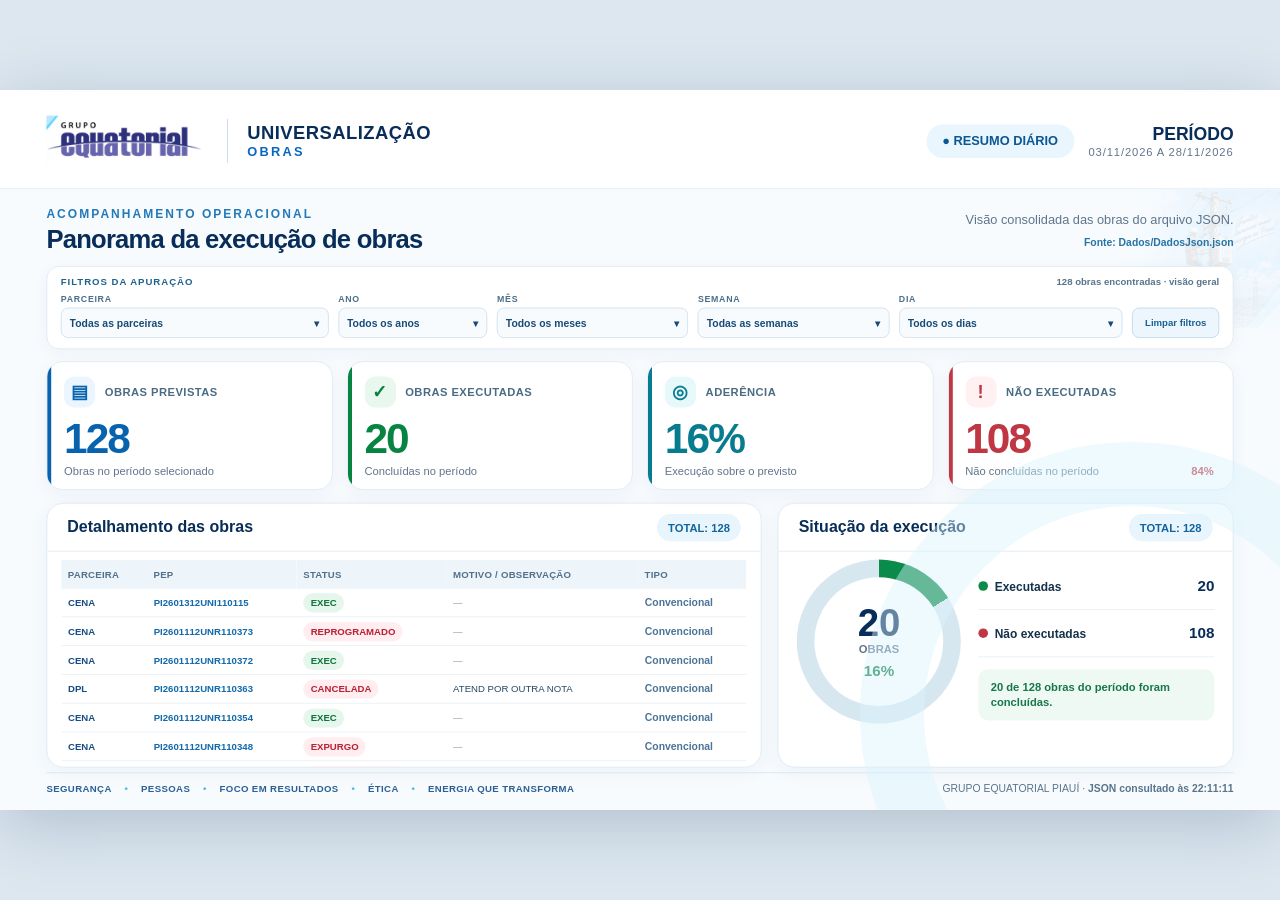
<file: index.html>
<!DOCTYPE html>
<html lang="pt-BR"><head><meta charset="UTF-8"><meta name="viewport" content="width=device-width, initial-scale=1.0"><title>Resumo Diário | Universalização de Obras</title>
<link rel="stylesheet" href="./css/style.css"></head><body><main id="slide"><header class="header"><div class="identity"><img class="logo" src="[data-uri]" alt="Grupo Equatorial"><div class="separator"></div><div><div class="brandname">UNIVERSALIZAÇÃO</div><div class="brandsub">OBRAS</div></div></div><div class="header-right"><div class="pill">● RESUMO DIÁRIO</div><div class="datebox"><strong id="date">30/10/2026</strong><span id="weekday">SEXTA-FEIRA</span></div></div></header><div class="corner-art"></div>
<section class="content"><div class="intro"><div><div class="eyebrow">Acompanhamento operacional</div><h1>Panorama da execução de obras</h1></div><div class="note">Visão consolidada das obras do arquivo JSON. <span id="data-status" role="status" aria-live="polite">Carregando dados...</span></div></div><section class="filterbar" aria-label="Filtros de apuração">
<div class="filterbar-head"><span class="filter-title">FILTROS DA APURAÇÃO</span><span class="filter-result" id="filter-result">Todos os registros</span></div>
<div class="filter-controls">
<div class="filter-field"><span class="filter-label">PARCEIRA</span><div class="multi-filter" id="mf-parceira"><button type="button" id="f-parceira" class="multi-trigger" aria-haspopup="true" aria-expanded="false" aria-controls="options-parceira" aria-label="Filtrar por parceira: seleção múltipla"><span class="multi-text">Todos</span><span class="multi-chevron" aria-hidden="true">▾</span></button><div class="multi-menu" id="options-parceira" hidden><div class="multi-menu-head"><strong>Selecionar parceira</strong><button type="button" class="multi-clear" data-key="parceira">Limpar</button></div><div class="multi-items" role="group" aria-label="Opções de parceira"></div></div></div></div>
<div class="filter-field"><span class="filter-label">ANO</span><div class="multi-filter" id="mf-ano"><button type="button" id="f-ano" class="multi-trigger" aria-haspopup="true" aria-expanded="false" aria-controls="options-ano" aria-label="Filtrar por ano: seleção múltipla"><span class="multi-text">Todos</span><span class="multi-chevron" aria-hidden="true">▾</span></button><div class="multi-menu" id="options-ano" hidden><div class="multi-menu-head"><strong>Selecionar ano</strong><button type="button" class="multi-clear" data-key="ano">Limpar</button></div><div class="multi-items" role="group" aria-label="Opções de ano"></div></div></div></div>
<div class="filter-field"><span class="filter-label">MÊS</span><div class="multi-filter" id="mf-mes"><button type="button" id="f-mes" class="multi-trigger" aria-haspopup="true" aria-expanded="false" aria-controls="options-mes" aria-label="Filtrar por mês: seleção múltipla"><span class="multi-text">Todos</span><span class="multi-chevron" aria-hidden="true">▾</span></button><div class="multi-menu" id="options-mes" hidden><div class="multi-menu-head"><strong>Selecionar mês</strong><button type="button" class="multi-clear" data-key="mes">Limpar</button></div><div class="multi-items" role="group" aria-label="Opções de mês"></div></div></div></div>
<div class="filter-field"><span class="filter-label">SEMANA</span><div class="multi-filter" id="mf-semana"><button type="button" id="f-semana" class="multi-trigger" aria-haspopup="true" aria-expanded="false" aria-controls="options-semana" aria-label="Filtrar por semana: seleção múltipla"><span class="multi-text">Todos</span><span class="multi-chevron" aria-hidden="true">▾</span></button><div class="multi-menu" id="options-semana" hidden><div class="multi-menu-head"><strong>Selecionar semana</strong><button type="button" class="multi-clear" data-key="semana">Limpar</button></div><div class="multi-items" role="group" aria-label="Opções de semana"></div></div></div></div>
<div class="filter-field"><span class="filter-label">DIA</span><div class="multi-filter" id="mf-dia"><button type="button" id="f-dia" class="multi-trigger" aria-haspopup="true" aria-expanded="false" aria-controls="options-dia" aria-label="Filtrar por dia: seleção múltipla"><span class="multi-text">Todos</span><span class="multi-chevron" aria-hidden="true">▾</span></button><div class="multi-menu" id="options-dia" hidden><div class="multi-menu-head"><strong>Selecionar dia</strong><button type="button" class="multi-clear" data-key="dia">Limpar</button></div><div class="multi-items" role="group" aria-label="Opções de dia"></div></div></div></div>
<button type="button" id="clear-filters" class="filter-reset">Limpar filtros</button>
</div></section><section class="kpis"><article class="kpi" style="--accent:#0863af;--iconbg:#eaf5ff"><div class="kpi-heading"><span class="kpi-icon">▤</span>Obras previstas</div><div class="kpi-num" id="previstas">03</div><div class="kpi-hint">Obras no período selecionado</div></article><article class="kpi" style="--accent:#078441;--iconbg:#e9f8ee"><div class="kpi-heading"><span class="kpi-icon">✓</span>Obras executadas</div><div class="kpi-num" id="executadas">03</div><div class="kpi-hint">Concluídas no período</div></article><article class="kpi" style="--accent:#087c8f;--iconbg:#e7f8fa"><div class="kpi-heading"><span class="kpi-icon">◎</span>Aderência</div><div class="kpi-num" id="aderencia">100%</div><div class="kpi-hint">Execução sobre o previsto</div></article><article class="kpi" style="--accent:#c03744;--iconbg:#fff0f1"><div class="kpi-heading"><span class="kpi-icon">!</span>Não executadas</div><div class="kpi-num" id="naoexecutadas">00</div><div class="kpi-hint">Não concluídas no período</div><div class="detail" id="pctpendentes">0%</div></article></section>
<div class="lower"><article class="panel"><div class="panel-head"><span class="panel-title">Detalhamento das obras</span><span class="total-badge" id="total-table">TOTAL: 03</span></div><div class="table-wrap"><table><thead><tr><th>Parceira</th><th>PEP</th><th>Status</th><th>Motivo / observação</th><th>Tipo</th></tr></thead><tbody id="rows"></tbody></table></div></article><article class="panel"><div class="panel-head"><span class="panel-title">Situação da execução</span><span class="total-badge" id="total-chart">TOTAL: 03</span></div><div class="execution"><div class="donut" id="donut" style="--pct:100%"><div class="donut-in"><div class="big" id="donut-count">03</div><div class="small">OBRAS</div><div class="percent" id="donut-percent">100%</div></div></div><div class="legend"><div class="legendline"><span><i class="dot" style="background:#0b8b4a"></i>Executadas</span><strong id="l-exec">03</strong></div><div class="legendline"><span><i class="dot" style="background:#c03744"></i>Não executadas</span><strong id="l-pend">00</strong></div><div class="summary" id="summary">Todas as obras previstas foram concluídas.</div></div></div></article></div></section>
<footer class="footer"><div class="values"><span class="value">SEGURANÇA</span><span class="value">PESSOAS</span><span class="value">FOCO EM RESULTADOS</span><span class="value">ÉTICA</span><span class="value">ENERGIA QUE TRANSFORMA</span></div><div class="footright">GRUPO EQUATORIAL PIAUÍ · <span id="last-check">Aguardando JSON</span></div></footer></main>
<script src="./js/script.js" defer></script></body></html>
</file>
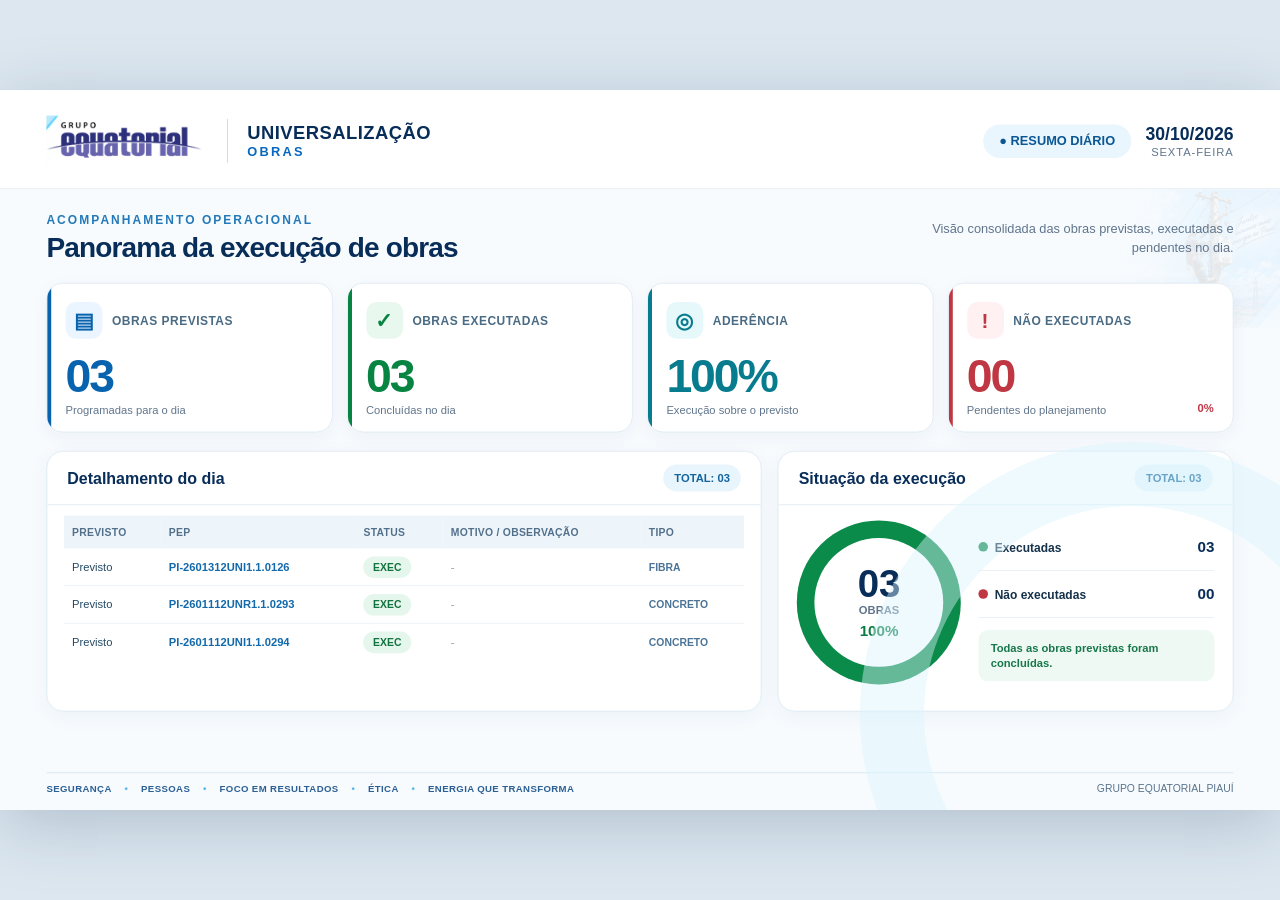
<file: resumo_diario_universalizacao_v2.html>
<!DOCTYPE html>
<html lang="pt-BR"><head><meta charset="UTF-8"><meta name="viewport" content="width=device-width, initial-scale=1.0"><title>Resumo Diário | Universalização de Obras</title>
<style>
:root{--navy:#082d59;--blue:#0867be;--light:#eff7ff;--cyan:#34c6f4;--green:#087c41;--red:#ba2033;--ink:#15314a;--muted:#60758c;--stroke:#dce9f2}
*{box-sizing:border-box}body{margin:0;background:#dce7f0;font-family:Inter,'Segoe UI',Arial,sans-serif;color:var(--ink);overflow:hidden}
#slide{width:1600px;height:900px;position:absolute;top:0;left:0;overflow:hidden;background:#f7fbfe;box-shadow:0 18px 80px #102d4b35;transform-origin:top left}
#slide:before{content:"";position:absolute;inset:0 0 auto;height:10px;background:linear-gradient(90deg,#002b61,#078be0 55%,#45c7f0)}
#slide:after{content:"";position:absolute;right:-155px;bottom:-220px;width:520px;height:520px;border-radius:50%;border:80px solid #d9f3fd70;pointer-events:none}
.header{position:relative;display:flex;align-items:center;justify-content:space-between;padding:24px 58px 20px;height:124px;background:#fff;border-bottom:1px solid var(--stroke)}
.identity{display:flex;align-items:center;gap:24px}.logo{width:202px;height:65px;object-fit:contain;object-position:left center}.separator{height:55px;width:1px;background:#bed8ed}.brandname{font-size:23px;font-weight:800;color:var(--navy);letter-spacing:.025em}.brandsub{font-size:16px;font-weight:700;color:var(--blue);letter-spacing:.18em;margin-top:2px}
.header-right{display:flex;gap:18px;align-items:center}.pill{background:#e9f6fe;color:#0b5793;padding:12px 20px;border-radius:30px;font-size:16px;font-weight:750}.datebox{text-align:right}.datebox strong{display:block;font-size:22px;color:var(--navy)}.datebox span{font-size:14px;color:var(--muted);text-transform:uppercase;letter-spacing:.08em}
.content{position:relative;padding:30px 58px 0}.intro{display:flex;justify-content:space-between;align-items:center;margin-bottom:24px}.eyebrow{font-size:15px;font-weight:800;letter-spacing:.17em;color:#2379b9;text-transform:uppercase}.intro h1{font-size:35px;letter-spacing:-.03em;color:var(--navy);margin:6px 0 0}.note{font-size:16px;color:var(--muted);max-width:440px;text-align:right;line-height:1.5}
.kpis{display:grid;grid-template-columns:repeat(4,1fr);gap:18px}.kpi{position:relative;background:#fff;border:1px solid var(--stroke);border-radius:20px;min-height:170px;padding:23px 23px 19px;box-shadow:0 6px 22px #0b37620b;overflow:hidden}.kpi:before{content:"";position:absolute;left:0;top:0;bottom:0;width:5px;background:var(--accent)}.kpi-heading{display:flex;align-items:center;gap:12px;color:#496b84;font-size:15px;font-weight:800;letter-spacing:.04em;text-transform:uppercase}.kpi-icon{display:grid;place-items:center;width:46px;height:46px;border-radius:13px;background:var(--iconbg);color:var(--accent);font-size:26px}.kpi-num{margin-top:17px;font-size:58px;font-weight:850;letter-spacing:-.045em;line-height:1;color:var(--accent)}.kpi-hint{font-size:14px;color:var(--muted);margin-top:6px}.kpi .detail{position:absolute;right:24px;bottom:22px;font-size:14px;font-weight:750;color:var(--accent)}
.lower{display:grid;grid-template-columns: 1.57fr 1fr;gap:20px;margin-top:23px}.panel{background:#fff;border:1px solid var(--stroke);border-radius:21px;overflow:hidden;box-shadow:0 6px 25px #0b37620c;height:326px}.panel-head{height:67px;display:flex;align-items:center;justify-content:space-between;border-bottom:1px solid var(--stroke);padding:0 25px}.panel-title{font-size:20px;font-weight:820;color:var(--navy)}.total-badge{color:#12649e;font-size:14px;font-weight:800;background:#e9f5fc;padding:9px 14px;border-radius:20px}.table-wrap{padding:13px 21px 20px}table{border-collapse:collapse;width:100%;font-size:15px}thead tr{background:#edf5fb;color:#53708b}th{text-align:left;padding:13px 10px;font-size:13px;text-transform:uppercase;letter-spacing:.025em}td{padding:15px 10px;border-bottom:1px solid #e8eff4;font-size:14px;color:#254964}tbody tr:last-child td{border-bottom:0} .pep{font-weight:750;color:#1269ab}.status{background:#e5f6ec;color:#11733d;font-size:13px;font-weight:800;padding:6px 12px;border-radius:15px;white-space:nowrap}.type{font-weight:750;color:#4b7496;font-size:13px}.empty{color:#91a1af}
.execution{display:flex;align-items:center;padding:19px 23px 16px;gap:22px}.donut{width:205px;height:205px;flex-shrink:0;display:grid;place-items:center;border-radius:50%;background:conic-gradient(#0b8b4a 0 var(--pct),#d7e7f0 var(--pct) 100%);position:relative}.donut:before{content:"";position:absolute;inset:22px;border-radius:50%;background:#fff}.donut-in{position:relative;text-align:center}.donut-in .big{font-size:48px;line-height:1;font-weight:850;color:var(--navy)}.donut-in .small{font-size:14px;color:var(--muted);font-weight:800}.donut-in .percent{font-size:19px;font-weight:850;color:var(--green);margin-top:8px}.legend{flex:1;min-width:0}.legendline{display:flex;justify-content:space-between;align-items:center;border-bottom:1px solid #e6eff6;padding:18px 0;font-size:15px;font-weight:750}.legendline:last-of-type{border-bottom:0}.dot{width:12px;height:12px;display:inline-block;border-radius:50%;margin-right:8px}.legendline strong{color:var(--navy);font-size:19px}.summary{margin-top:15px;border-radius:12px;background:#eef9f3;padding:13px 15px;color:#17774a;font-size:14px;font-weight:700;line-height:1.35}
.footer{position:absolute;left:58px;right:58px;bottom:19px;display:flex;align-items:center;justify-content:space-between;padding-top:12px;border-top:1px solid #d4e4ef;color:#58748c}.values{display:flex;align-items:center;gap:16px}.value{font-size:12px;font-weight:750;letter-spacing:.04em;color:#2c6094}.value:not(:last-child):after{content:'•';margin-left:16px;color:#54b7ea}.footright{font-size:13px}.corner-art{position:absolute;right:0;top:124px;height:174px;width:220px;opacity:.13;background-image:url('[data-uri]');background-size:cover;background-position:center 30%;mask-image:linear-gradient(90deg,transparent,black 55%);pointer-events:none}
@media print{@page{size:16in 9in;margin:0}body{background:#fff}#slide{transform:none!important;position:static;width:1600px;height:900px;box-shadow:none}}
</style></head><body><main id="slide"><header class="header"><div class="identity"><img class="logo" src="[data-uri]" alt="Grupo Equatorial"><div class="separator"></div><div><div class="brandname">UNIVERSALIZAÇÃO</div><div class="brandsub">OBRAS</div></div></div><div class="header-right"><div class="pill">● RESUMO DIÁRIO</div><div class="datebox"><strong id="date">30/10/2026</strong><span id="weekday">SEXTA-FEIRA</span></div></div></header><div class="corner-art"></div>
<section class="content"><div class="intro"><div><div class="eyebrow">Acompanhamento operacional</div><h1>Panorama da execução de obras</h1></div><div class="note">Visão consolidada das obras previstas, executadas e pendentes no dia.</div></div><section class="kpis"><article class="kpi" style="--accent:#0863af;--iconbg:#eaf5ff"><div class="kpi-heading"><span class="kpi-icon">▤</span>Obras previstas</div><div class="kpi-num" id="previstas">03</div><div class="kpi-hint">Programadas para o dia</div></article><article class="kpi" style="--accent:#078441;--iconbg:#e9f8ee"><div class="kpi-heading"><span class="kpi-icon">✓</span>Obras executadas</div><div class="kpi-num" id="executadas">03</div><div class="kpi-hint">Concluídas no dia</div></article><article class="kpi" style="--accent:#087c8f;--iconbg:#e7f8fa"><div class="kpi-heading"><span class="kpi-icon">◎</span>Aderência</div><div class="kpi-num" id="aderencia">100%</div><div class="kpi-hint">Execução sobre o previsto</div></article><article class="kpi" style="--accent:#c03744;--iconbg:#fff0f1"><div class="kpi-heading"><span class="kpi-icon">!</span>Não executadas</div><div class="kpi-num" id="naoexecutadas">00</div><div class="kpi-hint">Pendentes do planejamento</div><div class="detail" id="pctpendentes">0%</div></article></section>
<div class="lower"><article class="panel"><div class="panel-head"><span class="panel-title">Detalhamento do dia</span><span class="total-badge" id="total-table">TOTAL: 03</span></div><div class="table-wrap"><table><thead><tr><th>Previsto</th><th>PEP</th><th>Status</th><th>Motivo / observação</th><th>Tipo</th></tr></thead><tbody id="rows"></tbody></table></div></article><article class="panel"><div class="panel-head"><span class="panel-title">Situação da execução</span><span class="total-badge" id="total-chart">TOTAL: 03</span></div><div class="execution"><div class="donut" id="donut" style="--pct:100%"><div class="donut-in"><div class="big" id="donut-count">03</div><div class="small">OBRAS</div><div class="percent" id="donut-percent">100%</div></div></div><div class="legend"><div class="legendline"><span><i class="dot" style="background:#0b8b4a"></i>Executadas</span><strong id="l-exec">03</strong></div><div class="legendline"><span><i class="dot" style="background:#c03744"></i>Não executadas</span><strong id="l-pend">00</strong></div><div class="summary" id="summary">Todas as obras previstas foram concluídas.</div></div></div></article></div></section>
<footer class="footer"><div class="values"><span class="value">SEGURANÇA</span><span class="value">PESSOAS</span><span class="value">FOCO EM RESULTADOS</span><span class="value">ÉTICA</span><span class="value">ENERGIA QUE TRANSFORMA</span></div><div class="footright">GRUPO EQUATORIAL PIAUÍ</div></footer></main>
<script>
/* EDITE AQUI A DATA E AS OBRAS. O PAINEL SE ATUALIZA AUTOMATICAMENTE. */
const dados={data:'2026-10-30',obras:[
 {pep:'PI-2601312UNI1.1.0126',previsto:true,status:'EXEC',motivo:'-',tipo:'FIBRA'},
 {pep:'PI-2601112UNR1.1.0293',previsto:true,status:'EXEC',motivo:'-',tipo:'CONCRETO'},
 {pep:'PI-2601112UNI1.1.0294',previsto:true,status:'EXEC',motivo:'-',tipo:'CONCRETO'}
]};
const el=id=>document.getElementById(id),fmt=n=>String(n).padStart(2,'0');
const planned=dados.obras.filter(o=>o.previsto),total=planned.length,exec=planned.filter(o=>o.status.toUpperCase()==='EXEC').length,pending=total-exec,pct=total?Math.round(100*exec/total):0;
const date=new Date(dados.data+'T12:00:00');el('date').textContent=date.toLocaleDateString('pt-BR');el('weekday').textContent=date.toLocaleDateString('pt-BR',{weekday:'long'}).toUpperCase();
el('previstas').textContent=fmt(total);el('executadas').textContent=fmt(exec);el('naoexecutadas').textContent=fmt(pending);el('aderencia').textContent=pct+'%';el('pctpendentes').textContent=(total?Math.round(pending/total*100):0)+'%';
el('total-table').textContent='TOTAL: '+fmt(total);el('total-chart').textContent='TOTAL: '+fmt(total);el('donut-count').textContent=fmt(exec);el('donut-percent').textContent=pct+'%';el('donut').style.setProperty('--pct',pct+'%');el('l-exec').textContent=fmt(exec);el('l-pend').textContent=fmt(pending);el('summary').textContent=pending===0?'Todas as obras previstas foram concluídas.':`${exec} de ${total} obras previstas foram concluídas.`;
// Escapa os dados de entrada para exibição segura na tabela
const esc=s=>String(s??'').replace(/[&<>"']/g,c=>({'&':'&amp;','<':'&lt;','>':'&gt;','"':'&quot;',"'":'&#39;'}[c]));
el('rows').innerHTML=planned.map(o=>`<tr><td>Previsto</td><td class="pep">${esc(o.pep)}</td><td><span class="status" style="${o.status.toUpperCase()==='EXEC'?'':'background:#ffedf0;color:#ba2033'}">${esc(o.status)}</span></td><td class="empty">${esc(o.motivo)}</td><td class="type">${esc(o.tipo)}</td></tr>`).join('');
function resize(){let s=Math.min(innerWidth/1600,innerHeight/900);let node=el('slide');node.style.transform=`scale(${s})`;node.style.left=((innerWidth-1600*s)/2)+'px';node.style.top=((innerHeight-900*s)/2)+'px'}addEventListener('resize',resize);resize();
</script></body></html>
</file>
<file: css/style.css>
:root{--navy:#082d59;--blue:#0867be;--light:#eff7ff;--cyan:#34c6f4;--green:#087c41;--red:#ba2033;--ink:#15314a;--muted:#60758c;--stroke:#dce9f2}
*{box-sizing:border-box}body{margin:0;background:#dce7f0;font-family:Inter,'Segoe UI',Arial,sans-serif;color:var(--ink);overflow:hidden}
#slide{width:1600px;height:900px;position:absolute;top:0;left:0;overflow:hidden;background:#f7fbfe;box-shadow:0 18px 80px #102d4b35;transform-origin:top left}
#slide:before{content:"";position:absolute;inset:0 0 auto;height:10px;background:linear-gradient(90deg,#002b61,#078be0 55%,#45c7f0)}
#slide:after{content:"";position:absolute;right:-155px;bottom:-220px;width:520px;height:520px;border-radius:50%;border:80px solid #d9f3fd70;pointer-events:none}
.header{position:relative;display:flex;align-items:center;justify-content:space-between;padding:24px 58px 20px;height:124px;background:#fff;border-bottom:1px solid var(--stroke)}
.identity{display:flex;align-items:center;gap:24px}.logo{width:202px;height:65px;object-fit:contain;object-position:left center}.separator{height:55px;width:1px;background:#bed8ed}.brandname{font-size:23px;font-weight:800;color:var(--navy);letter-spacing:.025em}.brandsub{font-size:16px;font-weight:700;color:var(--blue);letter-spacing:.18em;margin-top:2px}
.header-right{display:flex;gap:18px;align-items:center}.pill{background:#e9f6fe;color:#0b5793;padding:12px 20px;border-radius:30px;font-size:16px;font-weight:750}.datebox{text-align:right}.datebox strong{display:block;font-size:22px;color:var(--navy)}.datebox span{font-size:14px;color:var(--muted);text-transform:uppercase;letter-spacing:.08em}
.content{position:relative;padding:30px 58px 0}.intro{display:flex;justify-content:space-between;align-items:center;margin-bottom:24px}.eyebrow{font-size:15px;font-weight:800;letter-spacing:.17em;color:#2379b9;text-transform:uppercase}.intro h1{font-size:35px;letter-spacing:-.03em;color:var(--navy);margin:6px 0 0}.note{font-size:16px;color:var(--muted);max-width:440px;text-align:right;line-height:1.5}
.kpis{display:grid;grid-template-columns:repeat(4,1fr);gap:18px}.kpi{position:relative;background:#fff;border:1px solid var(--stroke);border-radius:20px;min-height:170px;padding:23px 23px 19px;box-shadow:0 6px 22px #0b37620b;overflow:hidden}.kpi:before{content:"";position:absolute;left:0;top:0;bottom:0;width:5px;background:var(--accent)}.kpi-heading{display:flex;align-items:center;gap:12px;color:#496b84;font-size:15px;font-weight:800;letter-spacing:.04em;text-transform:uppercase}.kpi-icon{display:grid;place-items:center;width:46px;height:46px;border-radius:13px;background:var(--iconbg);color:var(--accent);font-size:26px}.kpi-num{margin-top:17px;font-size:58px;font-weight:850;letter-spacing:-.045em;line-height:1;color:var(--accent)}.kpi-hint{font-size:14px;color:var(--muted);margin-top:6px}.kpi .detail{position:absolute;right:24px;bottom:22px;font-size:14px;font-weight:750;color:var(--accent)}
.lower{display:grid;grid-template-columns: 1.57fr 1fr;gap:20px;margin-top:23px}.panel{background:#fff;border:1px solid var(--stroke);border-radius:21px;overflow:hidden;box-shadow:0 6px 25px #0b37620c;height:370px}.panel-head{height:67px;display:flex;align-items:center;justify-content:space-between;border-bottom:1px solid var(--stroke);padding:0 25px}.panel-title{font-size:20px;font-weight:820;color:var(--navy)}.total-badge{color:#12649e;font-size:14px;font-weight:800;background:#e9f5fc;padding:9px 14px;border-radius:20px}.table-wrap{padding:10px 18px 12px;max-height:302px;overflow:auto;scrollbar-width:thin}table{border-collapse:collapse;width:100%;font-size:15px}thead tr{background:#edf5fb;color:#53708b;position:sticky;top:0;z-index:1}th{text-align:left;padding:11px 8px;font-size:12px;text-transform:uppercase;letter-spacing:.025em}td{padding:10px 8px;border-bottom:1px solid #e8eff4;font-size:12px;color:#254964}tbody tr:last-child td{border-bottom:0} .pep{white-space:nowrap;font-weight:750;color:#1269ab}.status{background:#e5f6ec;color:#11733d;font-size:12px;font-weight:800;padding:5px 9px;border-radius:15px;white-space:nowrap}.parceira{font-weight:800;color:#174d83}.type{font-weight:750;color:#4b7496;font-size:13px}.empty{color:#91a1af}
.execution{display:flex;align-items:center;padding:19px 23px 16px;gap:22px}.donut{width:205px;height:205px;flex-shrink:0;display:grid;place-items:center;border-radius:50%;background:conic-gradient(#0b8b4a 0 var(--pct),#d7e7f0 var(--pct) 100%);position:relative}.donut:before{content:"";position:absolute;inset:22px;border-radius:50%;background:#fff}.donut-in{position:relative;text-align:center}.donut-in .big{font-size:48px;line-height:1;font-weight:850;color:var(--navy)}.donut-in .small{font-size:14px;color:var(--muted);font-weight:800}.donut-in .percent{font-size:19px;font-weight:850;color:var(--green);margin-top:8px}.legend{flex:1;min-width:0}.legendline{display:flex;justify-content:space-between;align-items:center;border-bottom:1px solid #e6eff6;padding:18px 0;font-size:15px;font-weight:750}.legendline:last-of-type{border-bottom:0}.dot{width:12px;height:12px;display:inline-block;border-radius:50%;margin-right:8px}.legendline strong{color:var(--navy);font-size:19px}.summary{margin-top:15px;border-radius:12px;background:#eef9f3;padding:13px 15px;color:#17774a;font-size:14px;font-weight:700;line-height:1.35}
.footer{position:absolute;left:58px;right:58px;bottom:19px;display:flex;align-items:center;justify-content:space-between;padding-top:12px;border-top:1px solid #d4e4ef;color:#58748c}.values{display:flex;align-items:center;gap:16px}.value{font-size:12px;font-weight:750;letter-spacing:.04em;color:#2c6094}.value:not(:last-child):after{content:'•';margin-left:16px;color:#54b7ea}.footright{font-size:13px}.corner-art{position:absolute;right:0;top:124px;height:174px;width:220px;opacity:.13;background-image:url('[data-uri]');background-size:cover;background-position:center 30%;mask-image:linear-gradient(90deg,transparent,black 55%);pointer-events:none}
#data-status{display:block;font-size:13px;margin-top:6px;color:#2774a4;font-weight:650}#data-status.error{color:#b42332}#last-check{font-weight:700}@media print{@page{size:16in 9in;margin:0}body{background:#fff}#slide{transform:none!important;position:static;width:1600px;height:900px;box-shadow:none}}

/* Filtros de apuração: mesmos dados alimentam KPIs, tabela e gráfico. */
.content{padding-top:22px}
.intro{margin-bottom:14px}
.intro h1{font-size:32px}
.filterbar{position:relative;z-index:25;background:#fff;border:1px solid var(--stroke);border-radius:16px;padding:12px 17px 13px;margin-bottom:15px;box-shadow:0 5px 20px #0b37620a}
.filterbar-head{display:flex;align-items:center;justify-content:space-between;margin-bottom:8px;gap:15px}
.filter-title{font-size:12px;letter-spacing:.1em;font-weight:850;color:#1e638e}
.filter-result{font-size:12px;font-weight:700;color:#58748c;white-space:nowrap}
.filter-controls{display:grid;grid-template-columns:1.4fr .78fr 1fr 1fr 1.17fr auto;align-items:end;gap:12px}
.filter-field{display:flex;flex-direction:column;gap:5px;font-size:11px;letter-spacing:.08em;font-weight:800;color:#4b6f8b}
.filter-field select{height:38px;min-width:0;width:100%;border:1px solid #cbddea;border-radius:9px;background:#f8fbfe;padding:0 10px;color:#174b77;font:700 13px 'Segoe UI',Arial,sans-serif;cursor:pointer}
.filter-field select:focus-visible,.filter-reset:focus-visible{outline:3px solid #45b2ec;outline-offset:2px}
.filter-field select:disabled{color:#91a0ae;background:#f3f5f7;cursor:not-allowed}
.filter-reset{height:38px;border:1px solid #bad6e8;border-radius:9px;background:#edf6fc;color:#1a6094;font:800 12px 'Segoe UI',Arial,sans-serif;padding:0 15px;cursor:pointer;white-space:nowrap}
.filter-reset:hover{background:#dcefff}
.kpi{min-height:152px;padding:18px 21px 15px}
.kpi-heading{font-size:14px}
.kpi-icon{width:39px;height:39px;font-size:23px}
.kpi-num{font-size:53px;margin-top:12px}
.kpi .detail{bottom:15px}
.lower{margin-top:16px}
.panel{height:331px}
.panel-head{height:60px}
.table-wrap{max-height:271px}
.execution{padding-top:10px}

/* Seleção múltipla: dropdown compacto com caixas de seleção. */
.filter-label{display:block}
.multi-filter{position:relative;min-width:0}
.multi-trigger{display:flex;align-items:center;justify-content:space-between;gap:9px;height:38px;min-width:0;width:100%;border:1px solid #cbddea;border-radius:9px;background:#f8fbfe;padding:0 10px;color:#174b77;font:700 13px 'Segoe UI',Arial,sans-serif;cursor:pointer;text-align:left}
.multi-trigger .multi-text{overflow:hidden;text-overflow:ellipsis;white-space:nowrap}
.multi-trigger.has-selection{background:#e8f5fe;border-color:#62addb;color:#064f83}
.multi-trigger:disabled{opacity:.55;cursor:not-allowed}
.multi-trigger:focus-visible,.multi-clear:focus-visible,.multi-option:focus-within{outline:2px solid #45b2ec;outline-offset:2px}
.multi-chevron{flex-shrink:0;font-size:13px}
.multi-trigger[aria-expanded=true] .multi-chevron{transform:rotate(180deg)}
.multi-menu{position:absolute;z-index:110;left:0;top:calc(100% + 5px);min-width:100%;width:max-content;max-width:295px;min-width:210px;background:#fff;border:1px solid #b8d6e9;border-radius:11px;box-shadow:0 16px 36px #153e6250;padding:9px;color:#1c456a;letter-spacing:normal;font-weight:500}
.multi-menu[hidden]{display:none}
.multi-menu-head{display:flex;justify-content:space-between;align-items:center;gap:10px;padding:4px 6px 9px;border-bottom:1px solid #e4eef6;font-size:12px}
.multi-clear{border:0;background:#ecf6fc;border-radius:6px;color:#126ba1;padding:5px 9px;cursor:pointer;font:700 11px 'Segoe UI',Arial,sans-serif}
.multi-items{max-height:222px;overflow:auto;padding-top:5px;scrollbar-width:thin}
.multi-option{display:flex;align-items:center;gap:9px;padding:8px 7px;border-radius:7px;cursor:pointer;font-size:13px;white-space:nowrap}
.multi-option:hover{background:#eef7fd}
.multi-option input{width:16px;height:16px;accent-color:#0876bb;cursor:pointer;flex-shrink:0}
.multi-empty{display:block;padding:12px;color:#72889c;font-size:12px}
</file>
